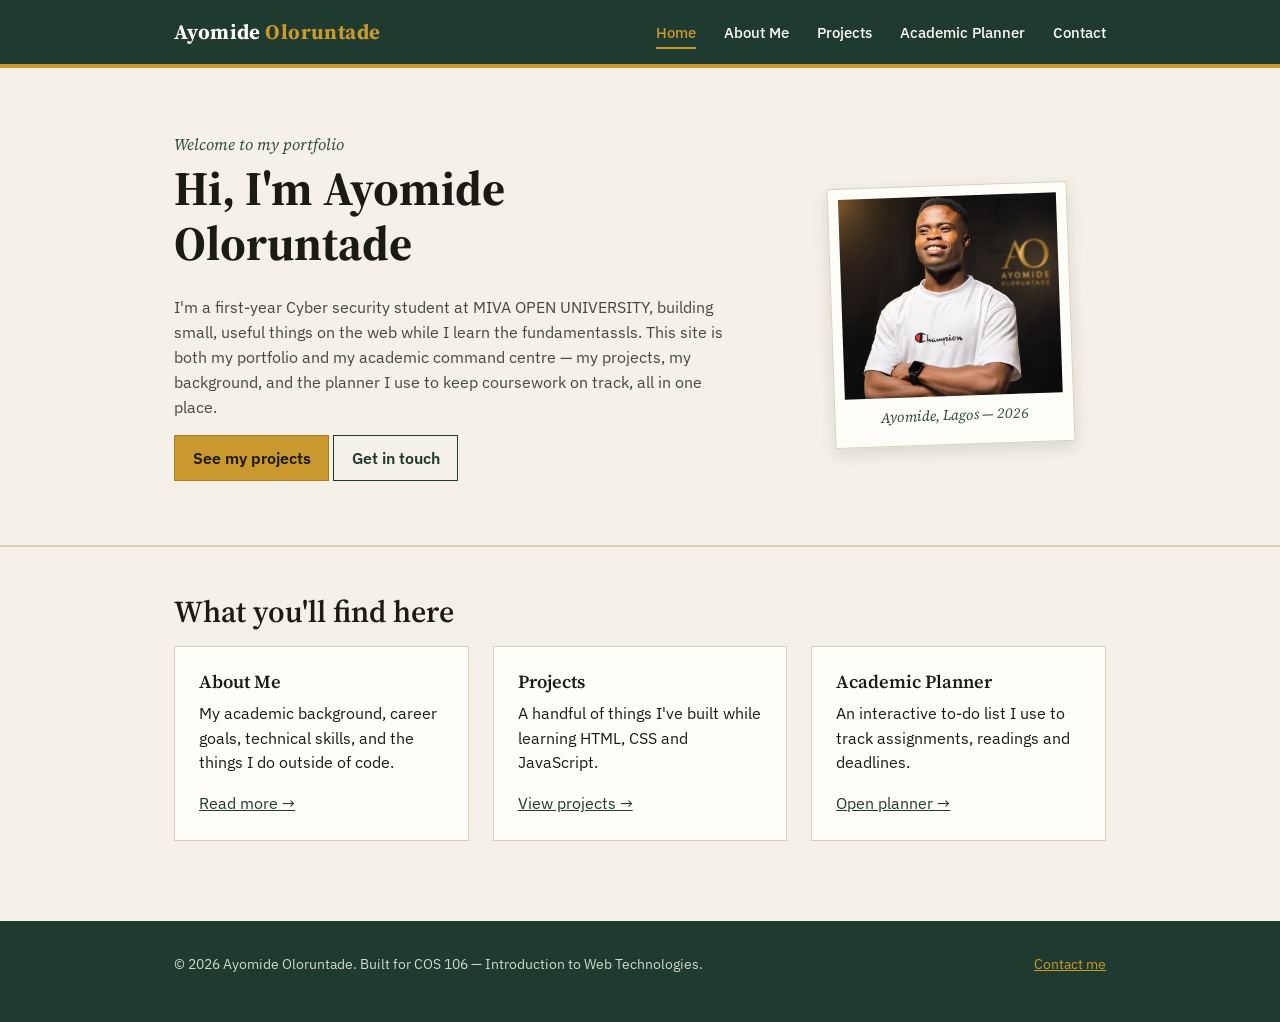
<file: index.html>
<!DOCTYPE html>
<html lang="en">
<head>
<meta charset="UTF-8">
<meta name="viewport" content="width=device-width, initial-scale=1.0">
<title>Ayomide Oloruntade — Student Portfolio</title>
<meta name="description" content="Personal academic portfolio and student management site for , Computer Science student.">
<link rel="stylesheet" href="css/style.css">
</head>
<body>

<header class="site-header">
  <div class="wrap">
    <a href="index.html" class="brand">Ayomide <span>Oloruntade</span></a>
    <button class="nav-toggle" aria-expanded="false" aria-controls="primary-nav">☰ Menu</button>
    <nav class="main-nav" id="primary-nav" aria-label="Primary">
      <ul>
        <li><a href="index.html" aria-current="page">Home</a></li>
        <li><a href="about.html">About Me</a></li>
        <li><a href="projects.html">Projects</a></li>
        <li><a href="planner.html">Academic Planner</a></li>
        <li><a href="contact.html">Contact</a></li>
      </ul>
    </nav>
  </div>
</header>

<main>
  <section class="hero">
    <div class="wrap">
      <div class="hero-copy">
        <p class="hero-eyebrow">Welcome to my portfolio</p>
        <h1>Hi, I'm Ayomide Oloruntade</h1>
        <p class="hero-bio">
          I'm a first-year Cyber security student at MIVA OPEN UNIVERSITY,
          building small, useful things on the web while I learn the fundamentassls.
          This site is both my portfolio and my academic command centre — my
          projects, my background, and the planner I use to keep coursework on track,
          all in one place.
        </p>
        <p>
          <a class="btn gold" href="projects.html">See my projects</a>
          <a class="btn ghost" href="contact.html">Get in touch</a>
        </p>
      </div>

      <figure class="portrait-frame">
        <img class="avatar-img" src="avatar.jpeg" alt="Ayomide Oloruntade">
        <figcaption>Ayomide, Lagos — 2026</figcaption>
      </figure>
    </div>
  </section>

  <section>
    <div class="wrap">
      <h2>What you'll find here</h2>
      <div class="grid-3">
        <div class="card">
          <h3>About Me</h3>
          <p>My academic background, career goals, technical skills, and the things I do outside of code.</p>
          <a href="about.html">Read more →</a>
        </div>
        <div class="card">
          <h3>Projects</h3>
          <p>A handful of things I've built while learning HTML, CSS and JavaScript.</p>
          <a href="projects.html">View projects →</a>
        </div>
        <div class="card">
          <h3>Academic Planner</h3>
          <p>An interactive to-do list I use to track assignments, readings and deadlines.</p>
          <a href="planner.html">Open planner →</a>
        </div>
      </div>
    </div>
  </section>
</main>

<footer class="site-footer">
  <div class="wrap footer-row">
    <p>&copy; <span id="year"></span> Ayomide Oloruntade. Built for COS 106 — Introduction to Web Technologies.</p>
    <p><a href="contact.html">Contact me</a></p>
  </div>
</footer>

<script src="js/main.js"></script>
</body>
</html>
</file>
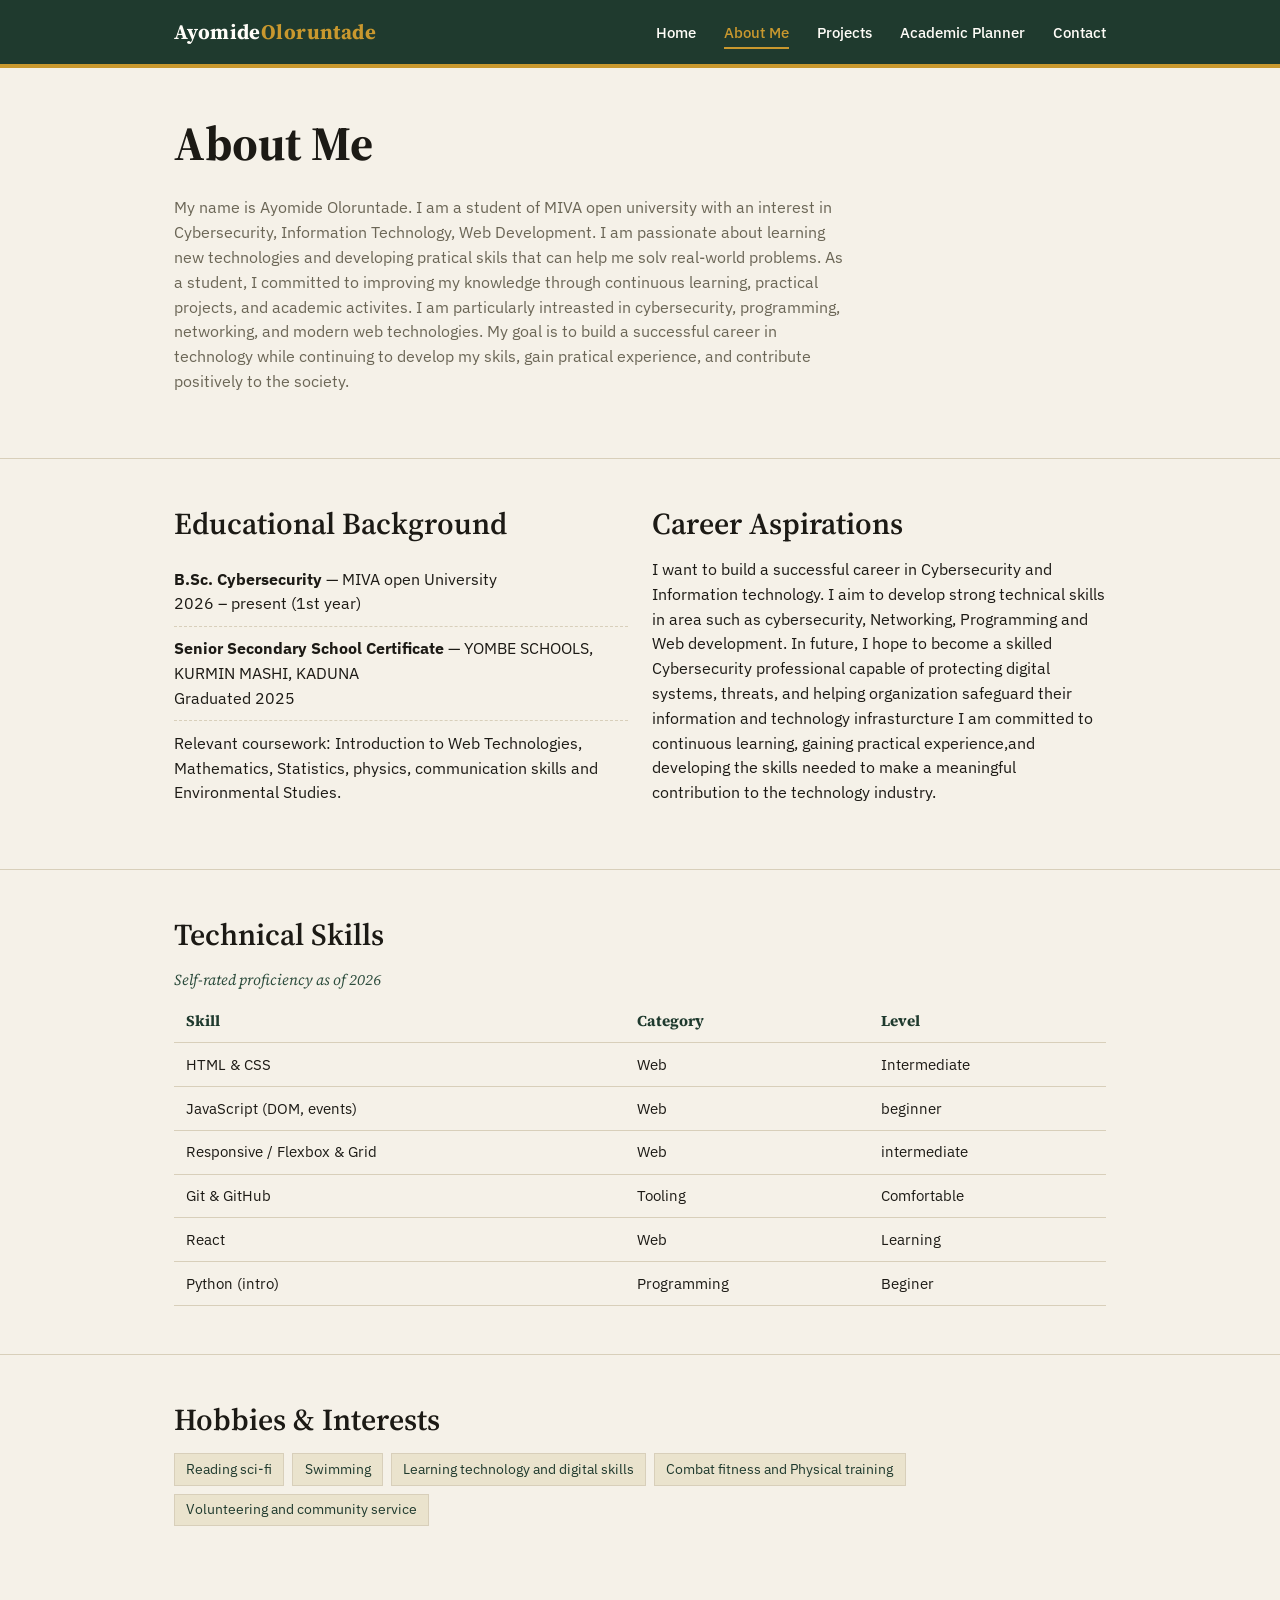
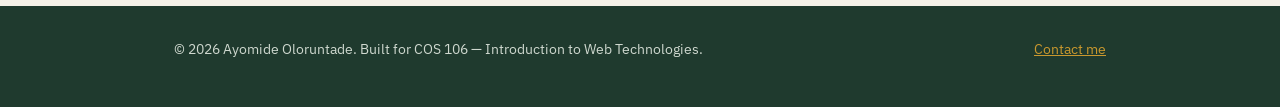
<file: about.html>
<!DOCTYPE html>
<html lang="en">
<head>
<meta charset="UTF-8">
<meta name="viewport" content="width=device-width, initial-scale=1.0">
<title>About Me — Ayomide Oloruntade</title>
<meta name="description" content="Educational background, career aspirations, technical skills and interests of Ayomide Oloruntade.">
<link rel="stylesheet" href="css/style.css">
</head>
<body>

<header class="site-header">
  <div class="wrap">
    <a href="index.html" class="brand">Ayomide<span>Oloruntade</span></a>
    <button class="nav-toggle" aria-expanded="false" aria-controls="primary-nav">☰ Menu</button>
    <nav class="main-nav" id="primary-nav" aria-label="Primary">
      <ul>
        <li><a href="index.html">Home</a></li>
        <li><a href="about.html" aria-current="page">About Me</a></li>
        <li><a href="projects.html">Projects</a></li>
        <li><a href="planner.html">Academic Planner</a></li>
        <li><a href="contact.html">Contact</a></li>
      </ul>
    </nav>
  </div>
</header>

<main>
  <section>
    <div class="wrap">
      <h1>About Me</h1>
      <p class="muted">My name is Ayomide Oloruntade. I am a student of MIVA open university with an interest in Cybersecurity, Information Technology, Web Development. I am passionate about learning new technologies and developing pratical skils that can help me solv real-world problems.
        
        As a student, I committed to improving my knowledge through continuous learning, practical projects, and academic activites. I am particularly intreasted in cybersecurity, programming, networking, and modern web technologies.
        
        My goal is to build a successful career in technology while continuing to develop my skils, gain pratical experience, and contribute positively to the society.
      </p>
    </div>
  </section>

  <section>
    <div class="wrap grid-2">
      <div>
        <h2>Educational Background</h2>
        <ul class="ledger-list">
          <li><strong>B.Sc. Cybersecurity </strong> — MIVA open University<br>2026 – present (1st year)</li>
          <li><strong>Senior Secondary School Certificate</strong> — YOMBE SCHOOLS, KURMIN MASHI, KADUNA<br>Graduated 2025</li>
          <li>Relevant coursework: Introduction to Web Technologies, Mathematics, Statistics, physics, communication skills and Environmental Studies.</li>
        </ul>
      </div>
      <div>
        <h2>Career Aspirations</h2>
        <p>
          I want to build a successful career in Cybersecurity and Information technology. I aim to develop strong technical skills in area such as cybersecurity, Networking, Programming and Web development.
          
          In future, I hope to become a skilled Cybersecurity professional capable of protecting digital systems, threats, and helping organization safeguard their information and technology infrasturcture
          
          I am committed to continuous learning, gaining practical experience,and developing the skills needed to make a meaningful contribution to the technology industry.
        </p>
      </div>
    </div>
  </section>

  <section>
    <div class="wrap">
      <h2>Technical Skills</h2>
      <table class="skills-table">
        <caption>Self-rated proficiency as of 2026</caption>
        <thead>
          <tr>
            <th scope="col">Skill</th>
            <th scope="col">Category</th>
            <th scope="col">Level</th>
          </tr>
        </thead>
        <tbody>
          <tr><td>HTML &amp; CSS</td><td>Web</td><td>Intermediate</td></tr>
          <tr><td>JavaScript (DOM, events)</td><td>Web</td><td>beginner</td></tr>
          <tr><td>Responsive / Flexbox &amp; Grid</td><td>Web</td><td>intermediate</td></tr>
          <tr><td>Git &amp; GitHub</td><td>Tooling</td><td>Comfortable</td></tr>
          <tr><td>React</td><td>Web</td><td>Learning</td></tr>
          <tr><td>Python (intro)</td><td>Programming</td><td>Beginer</td></tr>
        </tbody>
      </table>
    </div>
  </section>

  <section>
    <div class="wrap">
      <h2>Hobbies &amp; Interests</h2>
      <ul class="tag-list">
        <li>Reading sci-fi</li>
        <li>Swimming</li>
        <li>Learning technology and digital skills</li>
        <li>Combat fitness and Physical training</li>
        <li>Volunteering and community service</li>
      </ul>
    </div>
  </section>
</main>

<footer class="site-footer">
  <div class="wrap footer-row">
    <p>&copy; <span id="year"></span> Ayomide Oloruntade. Built for COS 106 — Introduction to Web Technologies.</p>
    <p><a href="contact.html">Contact me</a></p>
  </div>
</footer>

<script src="js/main.js"></script>
</body>
</html>
</file>
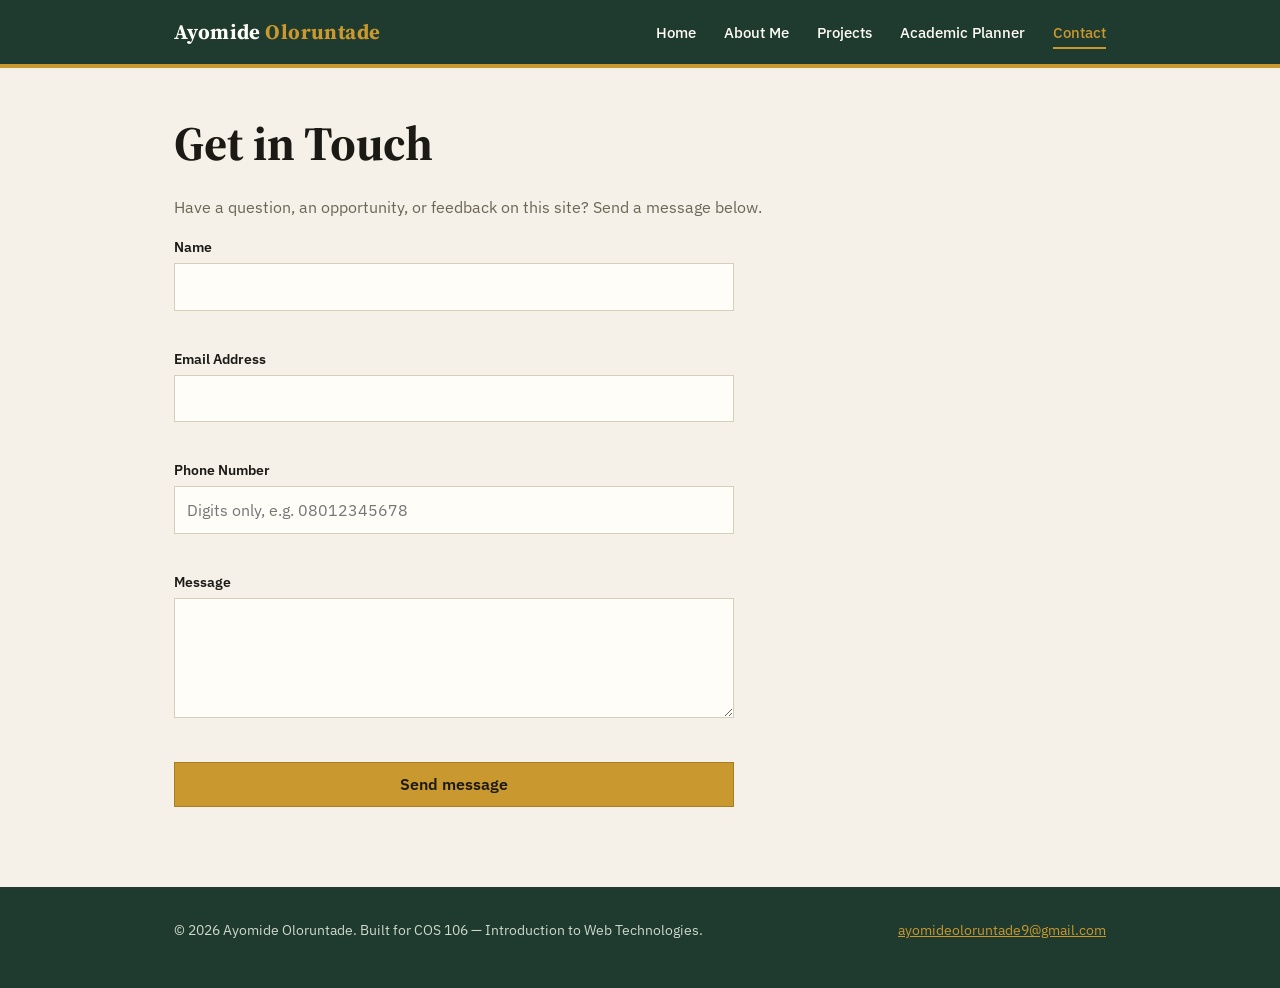
<file: contact.html>
<!DOCTYPE html>
<html lang="en">
<head>
<meta charset="UTF-8">
<meta name="viewport" content="width=device-width, initial-scale=1.0">
<title>Contact — Ayomide Oloruntade</title>
<meta name="description" content="Contact form to reach Ayomide Oloruntade, with client-side validation.">
<link rel="stylesheet" href="css/style.css">
</head>
<body>

<header class="site-header">
  <div class="wrap">
    <a href="index.html" class="brand">Ayomide <span>Oloruntade</span></a>
    <button class="nav-toggle" aria-expanded="false" aria-controls="primary-nav">☰ Menu</button>
    <nav class="main-nav" id="primary-nav" aria-label="Primary">
      <ul>
        <li><a href="index.html">Home</a></li>
        <li><a href="about.html">About Me</a></li>
        <li><a href="projects.html">Projects</a></li>
        <li><a href="planner.html">Academic Planner</a></li>
        <li><a href="contact.html" aria-current="page">Contact</a></li>
      </ul>
    </nav>
  </div>
</header>

<main>
  <section>
    <div class="wrap">
      <h1>Get in Touch</h1>
      <p class="muted">Have a question, an opportunity, or feedback on this site? Send a message below.</p>

      <div id="form-success" role="status"></div>

      <form id="contact-form" class="contact-form" novalidate>
        <div class="field">
          <label for="name">Name</label>
          <input type="text" id="name" name="name" autocomplete="name">
          <span class="error" id="name-error"></span>
        </div>

        <div class="field">
          <label for="email">Email Address</label>
          <input type="email" id="email" name="email" autocomplete="email">
          <span class="error" id="email-error"></span>
        </div>

        <div class="field">
          <label for="phone">Phone Number</label>
          <input type="tel" id="phone" name="phone" autocomplete="tel" placeholder="Digits only, e.g. 08012345678">
          <span class="error" id="phone-error"></span>
        </div>

        <div class="field">
          <label for="message">Message</label>
          <textarea id="message" name="message"></textarea>
          <span class="error" id="message-error"></span>
        </div>

        <button type="submit" class="btn gold">Send message</button>
      </form>
    </div>
  </section>
</main>

<footer class="site-footer">
  <div class="wrap footer-row">
    <p>&copy; <span id="year"></span> Ayomide Oloruntade. Built for COS 106 — Introduction to Web Technologies.</p>
    <p><a href="mailto:ayomideoloruntade9@gmail.com">ayomideoloruntade9@gmail.com</a></p>
  </div>
</footer>

<script src="js/main.js"></script>
<script src="js/contact.js"></script>
</body>
</html>
</file>
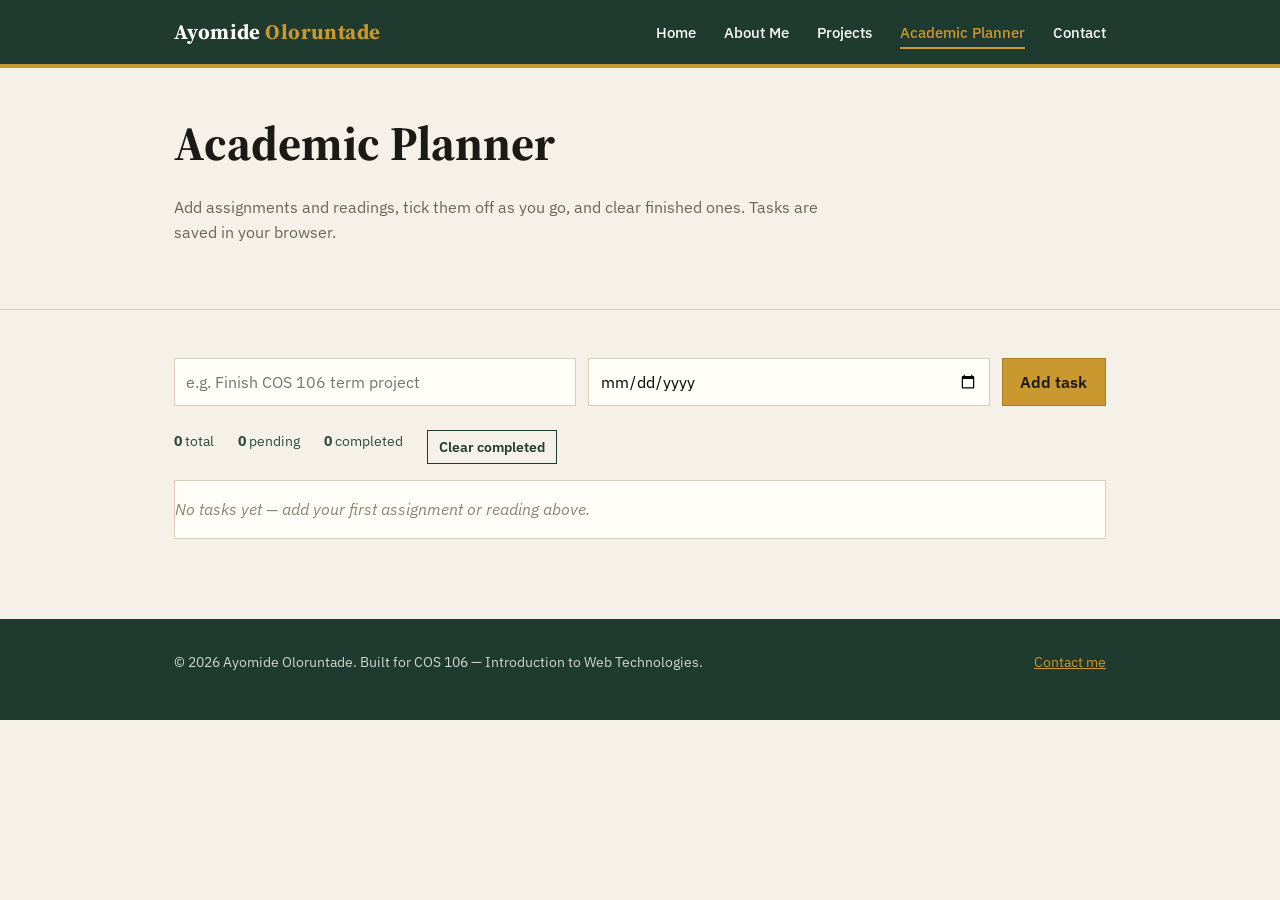
<file: planner.html>
<!DOCTYPE html>
<html lang="en">
<head>
<meta charset="UTF-8">
<meta name="viewport" content="width=device-width, initial-scale=1.0">
<title>Academic Planner — Ayomide Oloruntade</title>
<meta name="description" content="Interactive academic planner to add, complete and delete study tasks.">
<link rel="stylesheet" href="css/style.css">
</head>
<body>

<header class="site-header">
  <div class="wrap">
    <a href="index.html" class="brand">Ayomide <span>Oloruntade</span></a>
    <button class="nav-toggle" aria-expanded="false" aria-controls="primary-nav">☰ Menu</button>
    <nav class="main-nav" id="primary-nav" aria-label="Primary">
      <ul>
        <li><a href="index.html">Home</a></li>
        <li><a href="about.html">About Me</a></li>
        <li><a href="projects.html">Projects</a></li>
        <li><a href="planner.html" aria-current="page">Academic Planner</a></li>
        <li><a href="contact.html">Contact</a></li>
      </ul>
    </nav>
  </div>
</header>

<main>
  <section>
    <div class="wrap">
      <h1>Academic Planner</h1>
      <p class="muted">Add assignments and readings, tick them off as you go, and clear finished ones. Tasks are saved in your browser.</p>
    </div>
  </section>

  <section>
    <div class="wrap">
      <form id="task-form" class="planner-form" aria-label="Add a new task">
        <label class="visually-hidden" for="task-input">Task description</label>
        <input type="text" id="task-input" name="task" placeholder="e.g. Finish COS 106 term project" required>
        <label class="visually-hidden" for="task-due">Due date</label>
        <input type="date" id="task-due" name="due">
        <button type="submit" class="btn gold">Add task</button>
      </form>

      <div class="planner-stats">
        <span><strong id="stat-total">0</strong> total</span>
        <span><strong id="stat-pending">0</strong> pending</span>
        <span><strong id="stat-done">0</strong> completed</span>
        <button type="button" id="clear-completed" class="btn ghost small">Clear completed</button>
      </div>

      <ul id="task-list" class="card"></ul>
    </div>
  </section>
</main>

<footer class="site-footer">
  <div class="wrap footer-row">
    <p>&copy; <span id="year"></span> Ayomide Oloruntade. Built for COS 106 — Introduction to Web Technologies.</p>
    <p><a href="contact.html">Contact me</a></p>
  </div>
</footer>

<script src="js/main.js"></script>
<script src="js/planner.js"></script>
</body>
</html>
</file>
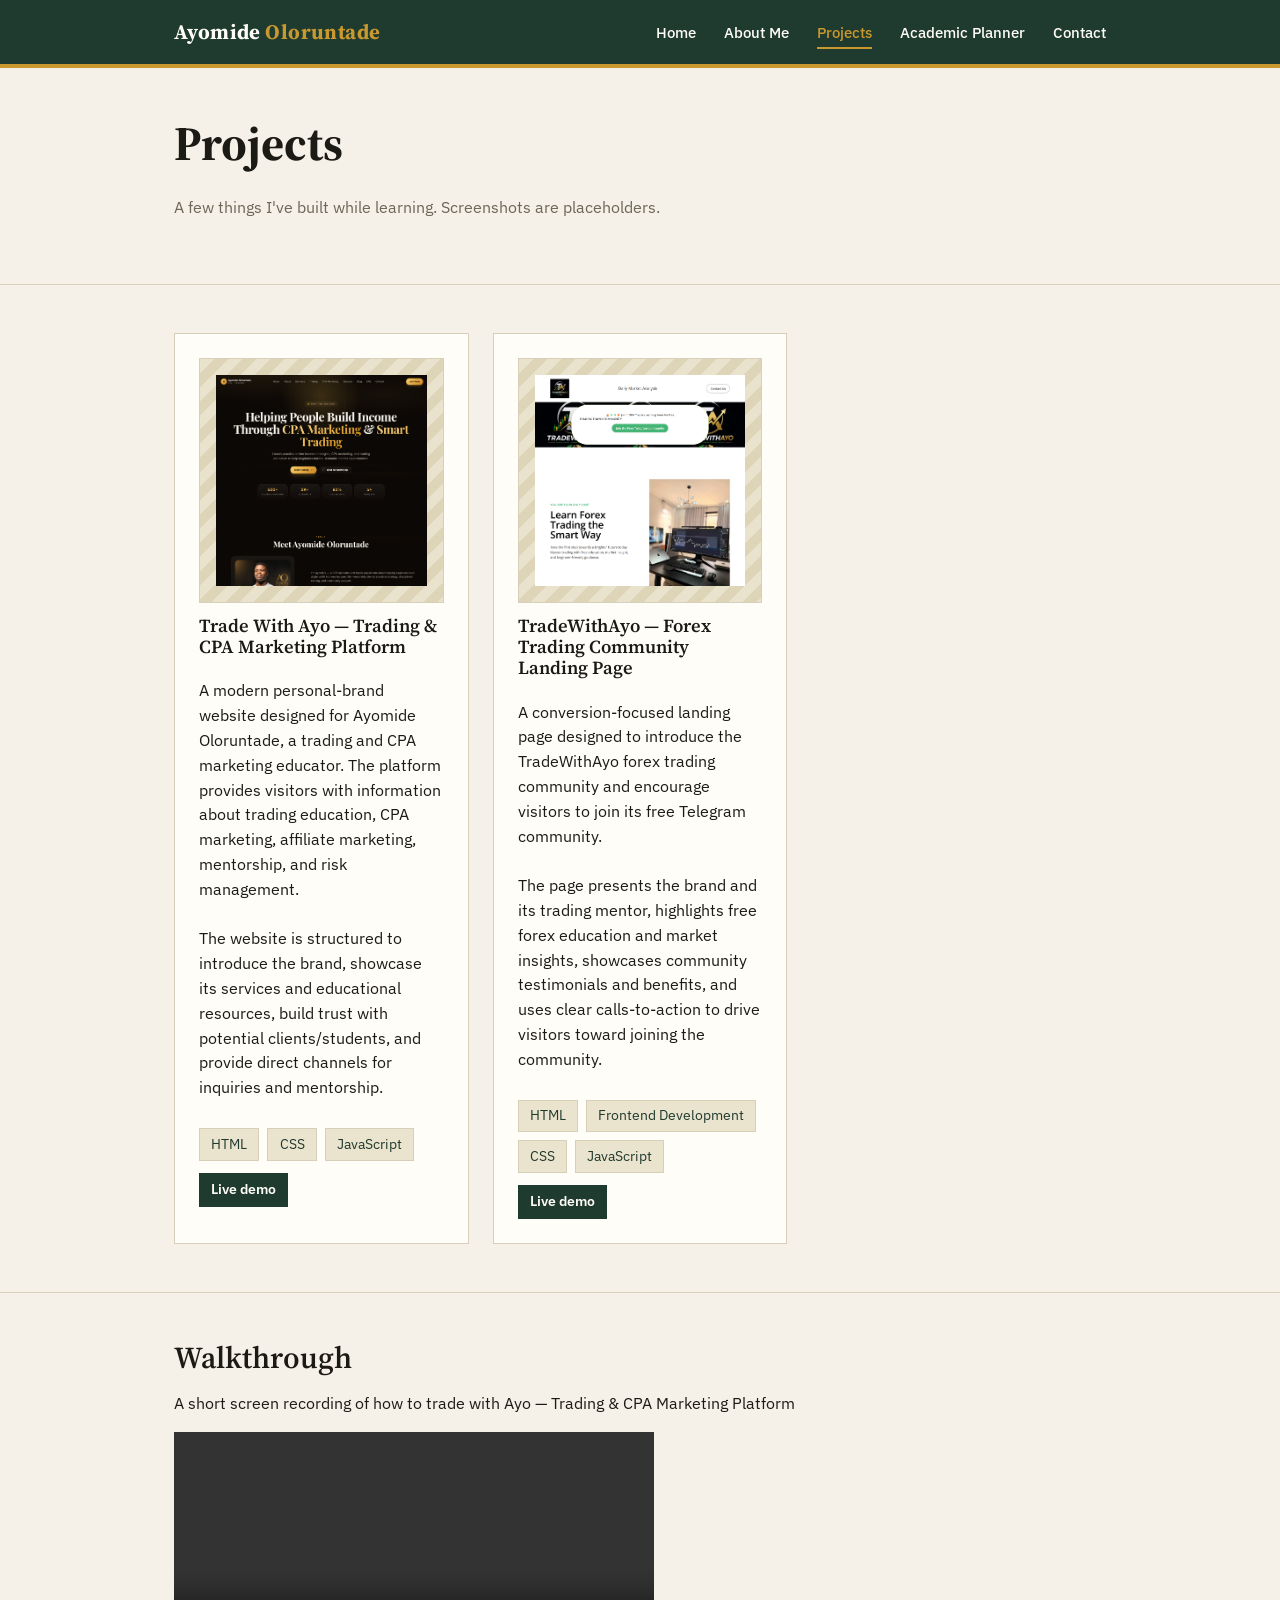
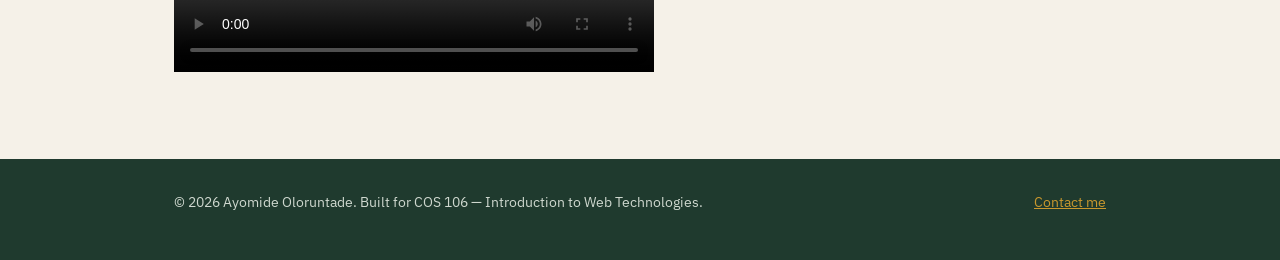
<file: projects.html>
<!DOCTYPE html>
<html lang="en">
<head>
<meta charset="UTF-8">
<meta name="viewport" content="width=device-width, initial-scale=1.0">
<title>Projects — Ayomide Oloruntade</title>
<meta name="description" content="Sample web development projects by Ayomide Oloruntade, with descriptions and links.">
<link rel="stylesheet" href="css/style.css">
</head>
<body>

<header class="site-header">
  <div class="wrap">
    <a href="index.html" class="brand">Ayomide <span>Oloruntade</span></a>
    <button class="nav-toggle" aria-expanded="false" aria-controls="primary-nav">☰ Menu</button>
    <nav class="main-nav" id="primary-nav" aria-label="Primary">
      <ul>
        <li><a href="index.html">Home</a></li>
        <li><a href="about.html">About Me</a></li>
        <li><a href="projects.html" aria-current="page">Projects</a></li>
        <li><a href="planner.html">Academic Planner</a></li>
        <li><a href="contact.html">Contact</a></li>
      </ul>
    </nav>
  </div>
</header>

<main>
  <section>
    <div class="wrap">
      <h1>Projects</h1>
      <p class="muted">A few things I've built while learning. Screenshots are placeholders.</p>
    </div>
  </section>

  <section>
    <div class="wrap grid-3">

      <article class="card project-card">
        <div class="project-thumb"><img src="./portfolio.png" alt="Trade With Ayo"></div>
        <h3>Trade With Ayo — Trading & CPA Marketing Platform </h3>
        <p>A modern personal-brand website designed for Ayomide Oloruntade, a trading and CPA marketing educator. The platform provides visitors with information about trading education, CPA marketing, affiliate marketing, mentorship, and risk management. <br> <br> The website is structured to introduce the brand, showcase its services and educational resources, build trust with potential clients/students, and provide direct channels for inquiries and mentorship.
        </p>
        <ul class="tag-list">
          <li>HTML</li><li>CSS</li><li>JavaScript</li>
        </ul>
        <div class="project-links">
          <a class="btn small" href="https://tradewithayo-ayomideoloruntade.lovable.app/" target="_blank" rel="noopener">Live demo</a>
        </div>
      </article>

      <article class="card project-card">
        <div class="project-thumb"><img src="./landingpage.png" alt="Forex Trading Community Landing Page"></div>
        <h3>TradeWithAyo — Forex Trading Community Landing Page</h3>
        <p>A conversion-focused landing page designed to introduce the TradeWithAyo forex trading community and encourage visitors to join its free Telegram community. <br> <br> The page presents the brand and its trading mentor, highlights free forex education and market insights, showcases community testimonials and benefits, and uses clear calls-to-action to drive visitors toward joining the community.</p>
        <ul class="tag-list">
          <li>HTML</li><li>Frontend Development</li><li>CSS</li><li>JavaScript</li>
        </ul>
        <div class="project-links">
          <a class="btn small" href="https://ayomide-oloruntade-vbx6en.subscribepage.io" target="_blank" rel="noopener">Live demo</a>
      
        </div>
      </article>

    </div>
  </section>

  <section>
    <div class="wrap">
      <h2>Walkthrough</h2>
      <p>A short screen recording of how to trade with Ayo — Trading & CPA Marketing Platform</p>
      <video controls width="480" poster="">
        <source src="./walkthrough.mp4" type="video/mp4">
        Your browser does not support embedded video. You can
        <a href="./walkthrough.mp4">download the clip</a> instead.
      </video>
    </div>
  </section>
</main>

<footer class="site-footer">
  <div class="wrap footer-row">
    <p>&copy; <span id="year"></span> Ayomide Oloruntade. Built for COS 106 — Introduction to Web Technologies.</p>
    <p><a href="contact.html">Contact me</a></p>
  </div>
</footer>

<script src="js/main.js"></script>
</body>
</html>
</file>
<file: css/style.css>
/* ============================================================
   Student Portfolio & Academic Management Site
   Theme: "The Ledger" — a study-desk / notebook aesthetic
   ============================================================ */

@import url('https://fonts.googleapis.com/css2?family=Source+Serif+4:opsz,wght@8..60,400;8..60,600;8..60,700&family=IBM+Plex+Sans:wght@400;500;600&display=swap');

:root {
  --ink: #1c1a15;
  --paper: #f5f1e8;
  --paper-raised: #fffdf8;
  --green: #1f3a2e;
  --green-dim: #2c4c3c;
  --gold: #c9982e;
  --gold-dim: #a97d21;
  --rule: #d8cfba;
  --danger: #9a3324;

  --serif: 'Source Serif 4', Georgia, serif;
  --sans: 'IBM Plex Sans', -apple-system, Segoe UI, sans-serif;

  --maxw: 980px;
}

* { box-sizing: border-box; }

html { scroll-behavior: smooth; }

body {
  margin: 0;
  background: var(--paper);
  color: var(--ink);
  font-family: var(--sans);
  line-height: 1.55;
  -webkit-font-smoothing: antialiased;
}

img { max-width: 100%; display: block; }

a { color: var(--green); }
a:focus-visible, button:focus-visible, input:focus-visible, textarea:focus-visible {
  outline: 2px solid var(--gold-dim);
  outline-offset: 2px;
}

h1, h2, h3 {
  font-family: var(--serif);
  font-weight: 600;
  line-height: 1.15;
  margin: 0 0 .5em;
}
h1 { font-size: clamp(2rem, 5vw, 3rem); font-weight: 700; }
h2 { font-size: clamp(1.4rem, 3vw, 1.9rem); }
h3 { font-size: 1.15rem; }
p { margin: 0 0 1em; max-width: 68ch; }

/* ---------- Layout shell ---------- */
.wrap { max-width: var(--maxw); margin: 0 auto; padding: 0 1.5rem; }

/* ---------- Header / nav ---------- */
.site-header {
  background: var(--green);
  color: var(--paper-raised);
  border-bottom: 4px solid var(--gold);
}
.site-header .wrap {
  display: flex;
  align-items: center;
  justify-content: space-between;
  padding-top: 1rem;
  padding-bottom: 1rem;
}
.brand {
  font-family: var(--serif);
  font-weight: 700;
  font-size: 1.3rem;
  color: var(--paper-raised);
  text-decoration: none;
  letter-spacing: .02em;
}
.brand span { color: var(--gold); }

.nav-toggle {
  display: none;
  background: none;
  border: 1px solid var(--paper-raised);
  color: var(--paper-raised);
  padding: .4rem .6rem;
  border-radius: 3px;
  font-size: 1rem;
  cursor: pointer;
}

nav.main-nav ul {
  list-style: none;
  display: flex;
  gap: 1.75rem;
  margin: 0;
  padding: 0;
}
nav.main-nav a {
  color: var(--paper-raised);
  text-decoration: none;
  font-size: .95rem;
  font-weight: 500;
  padding: .3rem 0;
  border-bottom: 2px solid transparent;
  transition: border-color .15s ease, color .15s ease;
}
nav.main-nav a:hover,
nav.main-nav a[aria-current="page"] {
  border-color: var(--gold);
  color: var(--gold);
}

/* ---------- Hero (home) ---------- */
.hero {
  padding: 4rem 0 3rem;
  border-bottom: 1px solid var(--rule);
}
.hero .wrap {
  display: grid;
  grid-template-columns: 1.3fr .7fr;
  gap: 3rem;
  align-items: center;
}
.hero-eyebrow {
  font-family: var(--serif);
  font-style: italic;
  color: var(--green-dim);
  margin-bottom: .25rem;
}
.hero-bio { color: #4a463c; }

.portrait-frame {
  background: var(--paper-raised);
  border: 1px solid var(--rule);
  padding: .6rem .6rem 1.1rem;
  box-shadow: 0 6px 16px rgba(28,26,21,.12);
  transform: rotate(-2deg);
  justify-self: center;
  width: min(240px, 100%);
}
.portrait-frame figcaption {
  text-align: center;
  font-family: var(--serif);
  font-style: italic;
  color: var(--green-dim);
  margin-top: .5rem;
  font-size: .9rem;
}

.avatar-img {
  width: 240px;
  height: 200px;
  object-fit: cover;
  display: block;
}


/* ---------- Sections / cards ---------- */
section { padding: 3rem 0; }
section + section { border-top: 1px solid var(--rule); }

.card {
  background: var(--paper-raised);
  border: 1px solid var(--rule);
  padding: 1.5rem;
}

.grid-2 { display: grid; grid-template-columns: repeat(2, 1fr); gap: 1.5rem; }
.grid-3 { display: grid; grid-template-columns: repeat(3, 1fr); gap: 1.5rem; }

/* ---------- Lists ---------- */
.tag-list { list-style: none; margin: 0; padding: 0; display: flex; flex-wrap: wrap; gap: .5rem; }
.tag-list li {
  background: #eae3cd;
  color: var(--green);
  font-size: .85rem;
  padding: .3rem .7rem;
  border: 1px solid var(--rule);
}

.ledger-list { list-style: none; margin: 0; padding: 0; }
.ledger-list li {
  padding: .6rem 0;
  border-bottom: 1px dashed var(--rule);
}
.ledger-list li:last-child { border-bottom: none; }

/* ---------- Table ---------- */
table.skills-table {
  width: 100%;
  border-collapse: collapse;
  font-size: .95rem;
}
.skills-table caption {
  text-align: left;
  font-family: var(--serif);
  font-style: italic;
  margin-bottom: .5rem;
  color: var(--green-dim);
}
.skills-table th, .skills-table td {
  text-align: left;
  padding: .6rem .75rem;
  border-bottom: 1px solid var(--rule);
}
.skills-table th { font-family: var(--serif); color: var(--green); }
.skills-table tr:hover td { background: #efe9d8; }

/* ---------- Buttons ---------- */
.btn {
  display: inline-block;
  font: inherit;
  font-weight: 600;
  background: var(--green);
  color: var(--paper-raised);
  border: 1px solid var(--green);
  padding: .6rem 1.1rem;
  text-decoration: none;
  cursor: pointer;
  transition: background .15s ease, transform .1s ease;
}
.btn:hover { background: var(--green-dim); }
.btn:active { transform: translateY(1px); }
.btn.gold { background: var(--gold); border-color: var(--gold-dim); color: var(--ink); }
.btn.gold:hover { background: var(--gold-dim); }
.btn.ghost { background: transparent; color: var(--green); }
.btn.small { padding: .35rem .7rem; font-size: .85rem; }
.btn.danger { background: var(--danger); border-color: var(--danger); }

/* ---------- Projects ---------- */
.project-card { display: flex; flex-direction: column; gap: .75rem; }
.project-thumb {
  aspect-ratio: 16/10;
  background: repeating-linear-gradient(135deg, #e9e2cd, #e9e2cd 10px, #ded4b8 10px, #ded4b8 20px);
  border: 1px solid var(--rule);
  display: flex;
  align-items: center;
  justify-content: center;
  color: var(--green-dim);
  font-family: var(--serif);
  font-style: italic;
  font-size: .95rem;
  text-align: center;
  padding: 1rem;
}
.project-links { display: flex; gap: .75rem; flex-wrap: wrap; }

/* ---------- Planner ---------- */
.planner-form {
  display: flex;
  gap: .75rem;
  flex-wrap: wrap;
  margin-bottom: 1.5rem;
}
.planner-form input[type="text"],
.planner-form input[type="date"] {
  flex: 1 1 180px;
  padding: .6rem .7rem;
  border: 1px solid var(--rule);
  background: var(--paper-raised);
  font: inherit;
}
#task-list { list-style: none; margin: 0; padding: 0; }
.task-item {
  display: flex;
  align-items: center;
  gap: .75rem;
  padding: .75rem 0;
  border-bottom: 1px dashed var(--rule);
}
.task-item:last-child { border-bottom: none; }
.task-item .task-text { flex: 1; }
.task-item .task-due { font-size: .8rem; color: var(--green-dim); }
.task-item.completed .task-text { text-decoration: line-through; color: #8a8574; }
.task-empty { color: #8a8574; font-style: italic; padding: 1rem 0; }
.planner-stats { display: flex; gap: 1.5rem; margin-bottom: 1rem; font-size: .9rem; color: var(--green-dim); }

/* ---------- Contact form ---------- */
.contact-form { display: grid; gap: 1.1rem; max-width: 560px; }
.field label { display: block; font-weight: 600; margin-bottom: .3rem; font-size: .9rem; }
.field input, .field textarea {
  width: 100%;
  padding: .65rem .75rem;
  border: 1px solid var(--rule);
  background: var(--paper-raised);
  font: inherit;
}
.field textarea { min-height: 120px; resize: vertical; }
.field .error {
  color: var(--danger);
  font-size: .82rem;
  margin-top: .3rem;
  min-height: 1.1em;
  display: block;
}
.field.invalid input, .field.invalid textarea { border-color: var(--danger); }
#form-success {
  background: #e7efe4;
  border: 1px solid var(--green-dim);
  color: var(--green);
  padding: .9rem 1rem;
  display: none;
}
#form-success.show { display: block; }

/* ---------- Footer ---------- */
footer.site-footer {
  background: var(--green);
  color: #cfd8cf;
  padding: 2rem 0;
  margin-top: 2rem;
  font-size: .9rem;
}
footer.site-footer a { color: var(--gold); }
.footer-row { display: flex; justify-content: space-between; flex-wrap: wrap; gap: 1rem; }

/* ---------- Utility ---------- */
.muted { color: #6b6656; }
.center { text-align: center; }
.visually-hidden {
  position: absolute;
  width: 1px; height: 1px;
  padding: 0; margin: -1px;
  overflow: hidden;
  clip: rect(0,0,0,0);
  white-space: nowrap;
  border: 0;
}

/* ---------- Responsive ---------- */
@media (max-width: 820px) {
  .hero .wrap { grid-template-columns: 1fr; }
  .portrait-frame { justify-self: start; order: -1; width: 160px; }
  .grid-2, .grid-3 { grid-template-columns: 1fr; }
}

@media (max-width: 700px) {
  .nav-toggle { display: inline-block; }
  nav.main-nav {
    display: none;
    width: 100%;
  }
  nav.main-nav.open { display: block; }
  .site-header .wrap { flex-wrap: wrap; }
  nav.main-nav ul {
    flex-direction: column;
    gap: 0;
    padding-top: .5rem;
  }
  nav.main-nav a { display: block; padding: .6rem 0; border-bottom: 1px solid rgba(255,255,255,.12); }
}

@media (prefers-reduced-motion: reduce) {
  * { animation: none !important; transition: none !important; scroll-behavior: auto !important; }
}
</file>
